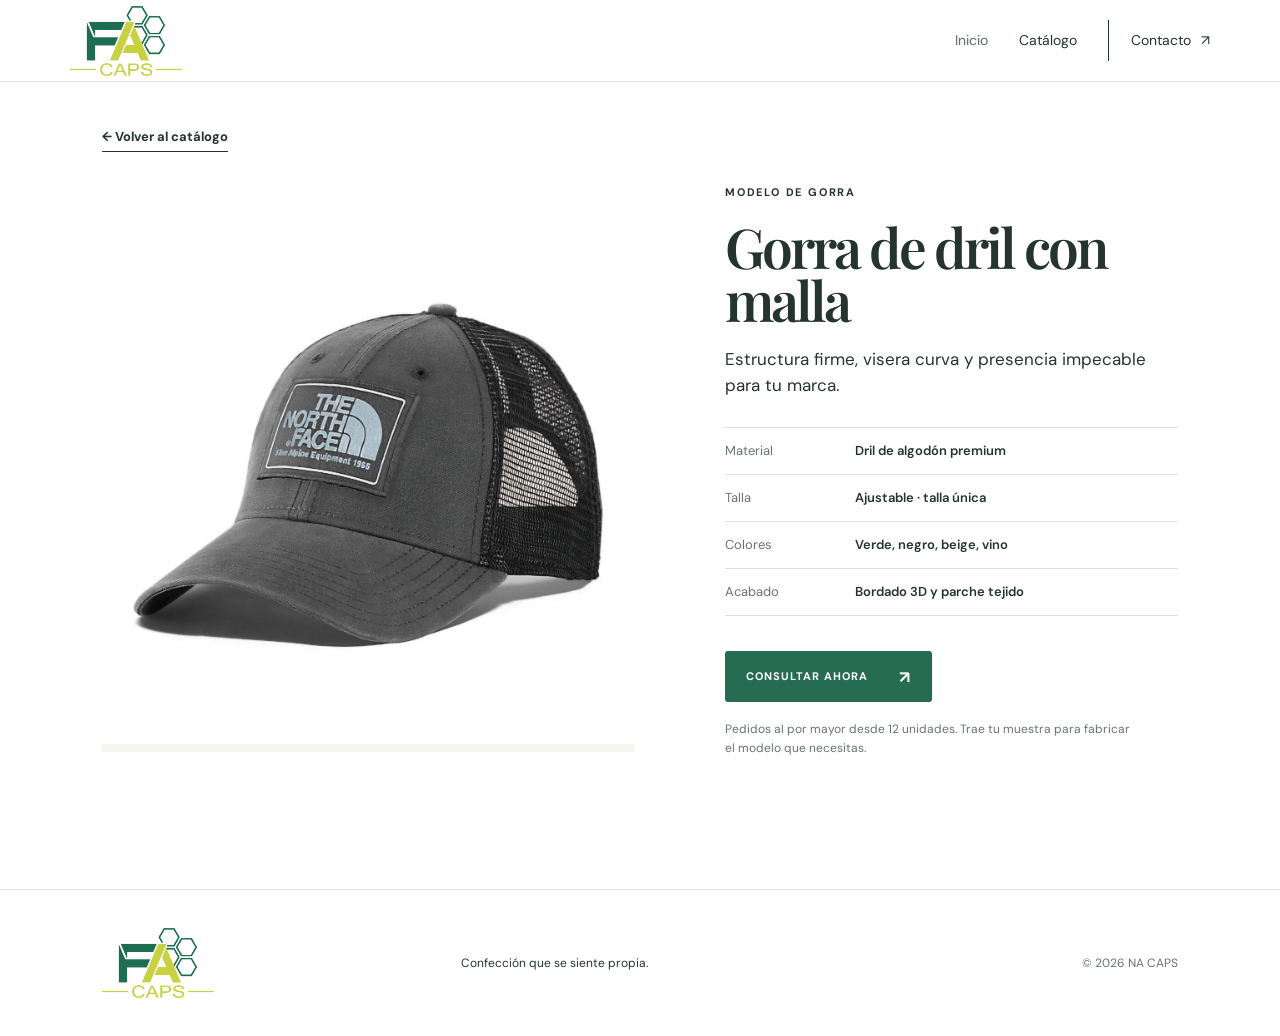
<file: producto.html>
<!doctype html><html lang="es"><head><meta charset="UTF-8" /><meta name="viewport" content="width=device-width, initial-scale=1.0" /><meta name="description" content="Ficha de producto NA CAPS." /><title>Producto · NA CAPS</title><link rel="preconnect" href="https://fonts.googleapis.com"><link rel="preconnect" href="https://fonts.gstatic.com" crossorigin><link href="https://fonts.googleapis.com/css2?family=DM+Sans:wght@400;500;600;700&family=Playfair+Display:ital,wght@0,600;0,700;1,600&display=swap" rel="stylesheet"><link rel="stylesheet" href="assets/css/styles.css" /></head>
<body><header class="site-header site-header-light"><a class="brand brand-logo brand-logo-dark" href="index.html" aria-label="NA Caps, inicio"><img src="Logos/2x/en oscuro.png" alt="NA Caps" /></a><button class="menu-toggle" aria-label="Abrir menú" aria-expanded="false"><span></span><span></span></button><nav class="main-nav"><a href="index.html">Inicio</a><a class="active" href="catalogo.html">Catálogo</a><a class="nav-contact" href="index.html#contacto">Contacto <span>↗</span></a></nav></header><main id="product-detail"></main><footer class="site-footer"><a class="brand brand-logo brand-logo-dark" href="index.html" aria-label="NA Caps, inicio"><img src="Logos/2x/en oscuro.png" alt="NA Caps" /></a><p>Confección que se siente propia.</p><p>© 2026 NA CAPS</p></footer><script src="assets/js/products.js"></script><script src="assets/js/main.js"></script></body></html>
</file>
<file: assets/css/styles.css>
:root{--ink:#26342f;--green:#2d7a5d;--lime:#d7e673;--cream:#f6f5ef;--line:#dfe1dc;--serif:'Playfair Display',serif;--sans:'DM Sans',sans-serif}*{box-sizing:border-box}html{scroll-behavior:smooth}body{margin:0;background:#fff;color:var(--ink);font-family:var(--sans);font-size:16px;line-height:1.55}.site-header{height:82px;display:flex;align-items:center;justify-content:space-between;padding:0 5.5%;position:absolute;z-index:5;width:100%;color:#fff}.site-header-light{position:relative;color:var(--ink);border-bottom:1px solid var(--line)}.brand{color:inherit;font-weight:700;letter-spacing:-1px;font-size:24px;text-decoration:none;position:relative}.brand span{font-weight:400}.brand i{display:inline-block;width:6px;height:6px;border-radius:50%;background:var(--lime);margin:0 0 12px 3px}.main-nav{display:flex;align-items:center;gap:31px}.main-nav a{color:inherit;text-decoration:none;font-size:14px;opacity:.72}.main-nav a:hover,.main-nav a.active{opacity:1}.main-nav .nav-contact{padding:10px 0 10px 22px;border-left:1px solid currentColor;opacity:1}.nav-contact span{padding-left:6px}.menu-toggle{display:none;background:transparent;border:0;color:inherit}.section-pad{padding-left:8%;padding-right:8%}.hero{min-height:710px;background:var(--green);color:#fff;display:grid;grid-template-columns:49% 51%;position:relative;overflow:hidden}.hero-copy{padding:170px 0 100px 16.5%;z-index:1}.eyebrow{font-size:11px;font-weight:700;letter-spacing:1.8px;margin:0 0 19px}.hero h1,.catalog-header h1,.about-hero h1,.product-page h1{font:600 clamp(48px,6.1vw,87px)/.96 var(--serif);letter-spacing:-3px;margin:0}.hero h1 em,h2 em,h1 em{font-weight:600}.hero-text{max-width:350px;font-size:16px;margin:29px 0}.button{background:var(--green);color:#fff;text-transform:uppercase;display:inline-flex;align-items:center;gap:31px;padding:17px 21px;text-decoration:none;font-weight:700;font-size:11px;letter-spacing:1px;border-radius:3px}.button span{font-size:17px;line-height:0}.button-light{background:#fff;color:var(--ink)}.hero-art{height:100%;position:relative;overflow:hidden}.hero-art:after{content:'';position:absolute;inset:0;background:linear-gradient(90deg,var(--green),transparent 28%),linear-gradient(0deg,rgba(15,35,27,.3),transparent)}.hero-art img{width:100%;height:100%;object-fit:cover;filter:saturate(.78)}.hero-tag{position:absolute;z-index:2;top:22%;right:11%;background:var(--lime);color:var(--ink);width:95px;height:95px;padding:16px 13px;border-radius:50%;font-size:11px;font-weight:700;line-height:1.25;transform:rotate(12deg)}.hero-stamp{position:absolute;z-index:2;bottom:20%;right:13%;font:600 23px/1 var(--serif);border:1px solid #fff;border-radius:50%;height:54px;width:54px;text-align:center;padding-top:5px}.hero-scroll{position:absolute;bottom:27px;left:8%;font-size:9px;letter-spacing:1.3px}.hero-scroll span{display:inline-block;width:48px;height:1px;background:#fff;margin:0 0 3px 10px}.intro{padding-top:128px;padding-bottom:90px}.intro-grid{display:grid;grid-template-columns:1fr 1fr;gap:8%;align-items:end}.intro h2,.section-title h2,.wholesale h2,.contact-block h2{font:600 clamp(42px,5vw,70px)/1 var(--serif);letter-spacing:-2px;margin:0}.intro-grid p{max-width:400px;margin:0;font-size:17px}.values{display:grid;grid-template-columns:repeat(3,1fr);gap:45px;padding-bottom:130px}.values article{border-top:1px solid var(--ink);padding-top:16px}.values span{font:600 15px var(--serif)}.values h3{font-size:20px;margin:43px 0 10px}.values p{margin:0;max-width:280px;font-size:14px;color:#56635e}.featured{background:var(--cream);padding-top:104px;padding-bottom:115px}.section-title{display:flex;justify-content:space-between;align-items:end;margin-bottom:48px}.text-link,.back-link{color:var(--ink);font-size:13px;font-weight:700;text-decoration:none;border-bottom:1px solid var(--ink);padding-bottom:4px}.text-link span{padding-left:15px}.product-grid{display:grid;grid-template-columns:repeat(3,1fr);gap:26px}.product-image{display:block;aspect-ratio:1/.98;background:#e8e9e4;overflow:hidden;position:relative}.product-image img{width:100%;height:100%;object-fit:cover;transition:transform .4s}.product-image:hover img{transform:scale(1.05)}.product-image span{position:absolute;bottom:14px;right:14px;padding:10px 12px;background:#fff;color:var(--ink);font-size:11px;font-weight:700;opacity:0;transform:translateY(5px);transition:.3s}.product-image:hover span{opacity:1;transform:none}.product-info{padding-top:13px}.product-info p{font-size:10px;letter-spacing:1.2px;margin:0 0 4px;color:#68746f}.product-info h3{font-size:16px;margin:0;font-weight:600}.product-info a{color:inherit;text-decoration:none}.wholesale{background:var(--lime);padding-top:108px;padding-bottom:115px}.wholesale h2{max-width:780px}.wholesale>p:not(.eyebrow){max-width:440px;margin:27px 0 31px}.catalog-header{padding-top:105px;padding-bottom:65px;background:var(--cream)}.catalog-header h1{font-size:clamp(50px,6.5vw,88px)}.catalog-header>p:last-child{max-width:370px;margin:25px 0 0}.catalog{padding-top:36px;padding-bottom:120px}.filter-bar{display:flex;justify-content:space-between;align-items:center;margin-bottom:32px;font-size:11px;letter-spacing:1px;font-weight:700}.filter-bar div{display:flex;gap:17px}.filter{background:0;border:0;padding:4px 0;color:#66716d;font:600 11px var(--sans);cursor:pointer}.filter.active{color:var(--ink);border-bottom:1px solid var(--ink)}.catalog-grid{row-gap:45px}.product-card[hidden]{display:none}.product-page{padding-top:42px;padding-bottom:120px}.back-link{display:inline-block;margin-bottom:32px}.product-layout{display:grid;grid-template-columns:1.08fr .92fr;gap:8.5%;align-items:center}.detail-image{aspect-ratio:1/1.02;background:var(--cream)}.detail-image img{width:100%;height:100%;object-fit:cover}.detail-copy h1{font-size:clamp(42px,4.3vw,66px);margin:8px 0 20px}.product-description{font-size:17px;max-width:470px;margin-bottom:28px}.spec-list{list-style:none;padding:0;margin:0 0 35px;border-top:1px solid var(--line)}.spec-list li{display:grid;grid-template-columns:130px 1fr;border-bottom:1px solid var(--line);padding:13px 0;font-size:13px}.spec-list span{color:#69746f}.spec-list strong{font-weight:600}.detail-note{font-size:12px;color:#68746f;margin-top:18px;max-width:410px}.about-hero{padding-top:100px;padding-bottom:95px;display:grid;grid-template-columns:1fr .7fr;align-items:center;gap:7%}.about-hero h1{font-size:clamp(48px,5.8vw,82px)}.about-hero img{width:100%;aspect-ratio:.82;object-fit:cover;filter:saturate(.75)}.about-copy{padding-top:90px;padding-bottom:105px;background:var(--cream);display:grid;grid-template-columns:1fr 1fr;gap:10%}.about-copy p{font:600 clamp(22px,2.2vw,31px)/1.35 var(--serif);margin:0}.contact-block{padding-top:112px;padding-bottom:110px;background:var(--green);color:#fff}.contact-block .button{margin-top:30px;background:var(--lime);color:var(--ink)}.contact-block small{display:block;margin-top:16px;opacity:.65}.site-footer{display:grid;grid-template-columns:1fr 1fr 1fr;align-items:center;padding:35px 8%;border-top:1px solid var(--line);font-size:12px}.site-footer p{margin:0}.site-footer p:last-child{text-align:right;color:#68746f}
@media(max-width:720px){.site-header{height:67px;padding:0 7%}.menu-toggle{display:flex;width:32px;height:26px;padding:5px;flex-direction:column;gap:6px}.menu-toggle span{display:block;height:1px;width:22px;background:currentColor}.main-nav{display:none;position:absolute;top:67px;left:0;right:0;background:var(--ink);color:#fff;padding:25px 7%;flex-direction:column;align-items:flex-start;gap:20px}.site-header-light .main-nav{background:var(--ink);color:#fff}.main-nav.open{display:flex}.main-nav .nav-contact{border:0;padding:0}.hero{min-height:690px;display:block}.hero-copy{padding:130px 8% 0}.hero h1{font-size:53px;letter-spacing:-2px}.hero-art{height:330px;position:absolute;bottom:0;left:0;right:0;opacity:.56}.hero-art:after{background:linear-gradient(0deg,var(--green),transparent 55%)}.hero-tag{top:20%;right:10%}.hero-stamp{display:none}.hero-scroll{left:8%;bottom:18px;z-index:2}.section-pad{padding-left:7%;padding-right:7%}.intro{padding-top:76px;padding-bottom:60px}.intro-grid,.about-copy{grid-template-columns:1fr;gap:26px}.intro h2,.section-title h2,.wholesale h2,.contact-block h2{font-size:45px;letter-spacing:-1.5px}.values{grid-template-columns:1fr;gap:33px;padding-bottom:78px}.values h3{margin-top:20px}.featured{padding-top:70px;padding-bottom:75px}.section-title{align-items:flex-start;gap:26px;flex-direction:column;margin-bottom:32px}.product-grid{grid-template-columns:repeat(2,1fr);gap:20px 13px}.product-info h3{font-size:14px}.product-image span{display:none}.wholesale{padding-top:74px;padding-bottom:75px}.catalog-header{padding-top:75px;padding-bottom:52px}.catalog{padding-top:27px;padding-bottom:70px}.filter-bar{align-items:flex-start;gap:15px;flex-direction:column}.filter-bar div{gap:15px}.catalog-grid{row-gap:31px}.product-page{padding-top:28px;padding-bottom:70px}.product-layout{grid-template-columns:1fr;gap:35px}.detail-copy h1{font-size:47px}.spec-list li{grid-template-columns:100px 1fr;gap:9px}.about-hero{padding-top:72px;padding-bottom:65px;grid-template-columns:1fr;gap:39px}.about-hero h1{font-size:51px}.about-hero img{aspect-ratio:1.15}.about-copy{padding-top:65px;padding-bottom:70px}.contact-block{padding-top:75px;padding-bottom:75px}.site-footer{grid-template-columns:1fr;gap:10px;padding-top:28px;padding-bottom:28px}.site-footer p:last-child{text-align:left}.site-footer .brand{margin-bottom:5px}}
/* Contraste reforzado para que la navegación se lea sobre la fotografía del inicio. */
.site-header:not(.site-header-light) .main-nav{background:rgba(22,67,50,.78);border:1px solid rgba(255,255,255,.4);border-radius:4px;padding:10px 16px;gap:25px;box-shadow:0 8px 24px rgba(13,42,31,.2);backdrop-filter:blur(10px)}.site-header:not(.site-header-light) .main-nav a{color:#fff;opacity:1;font-weight:600;text-shadow:0 1px 8px rgba(0,0,0,.25)}.site-header:not(.site-header-light) .main-nav a.active{color:var(--lime)}

/* Cabecera limpia: contraste sin convertir la navegación en una caja. */
.site-header:not(.site-header-light){background:linear-gradient(180deg,rgba(16,53,39,.62) 0%,rgba(16,53,39,.26) 64%,transparent 100%)}.site-header:not(.site-header-light) .main-nav{background:transparent;border:0;border-radius:0;padding:0;gap:32px;box-shadow:none;backdrop-filter:none}.site-header:not(.site-header-light) .main-nav a{position:relative;padding:8px 0;font-size:14px;letter-spacing:.1px}.site-header:not(.site-header-light) .main-nav a.active:after{content:'';position:absolute;left:0;right:0;bottom:1px;height:2px;background:var(--lime)}.site-header:not(.site-header-light) .main-nav .nav-contact{margin-left:4px;padding:8px 0 8px 22px;border-left-color:rgba(255,255,255,.62)}

@media(max-width:720px){.site-header{height:70px;background:var(--green)!important;padding:0 7%;position:absolute}.site-header .brand{font-size:22px}.site-header:not(.site-header-light) .main-nav{display:none;top:70px;background:var(--ink);border:0;padding:25px 7%;gap:20px}.site-header:not(.site-header-light) .main-nav.open{display:flex}.site-header:not(.site-header-light) .main-nav .nav-contact{margin:0;padding:0;border:0}.site-header:not(.site-header-light) .main-nav a{padding:0;font-size:16px}.site-header:not(.site-header-light) .main-nav a.active:after{display:none}.hero{min-height:780px;display:flex;flex-direction:column;justify-content:flex-start}.hero-copy{padding:118px 7% 0;position:relative;z-index:2}.hero h1{font-size:clamp(47px,14vw,60px);line-height:.98}.hero-text{max-width:290px;font-size:15px;margin:23px 0}.hero-art{height:355px;top:auto;bottom:0;opacity:1}.hero-art:after{background:linear-gradient(0deg,rgba(18,71,52,.9),rgba(18,71,52,.05) 70%)}.hero-art img{object-position:center}.hero-tag{width:76px;height:76px;padding:13px 11px;top:14%;right:8%;font-size:9px}.hero-scroll{display:none}.button{padding:15px 18px;gap:24px}.intro{padding-top:70px}.intro-grid p{font-size:16px}.values{padding-bottom:70px}.featured{padding-top:65px}.product-grid{grid-template-columns:repeat(2,minmax(0,1fr))}.site-footer{padding-left:7%;padding-right:7%}}

/* Portada NA Caps: fotografía local a pantalla completa y lectura clara a la izquierda. */
.brand-logo{display:flex;align-items:center;width:142px;height:76px}.brand-logo img{display:block;width:100%;height:auto;max-height:70px;object-fit:contain;object-position:left center}.hero{display:block;min-height:720px;background:#123f31 url('../../FOTOS/FONDO/FONDO.png') center center/cover no-repeat}.hero:before{content:'';position:absolute;inset:0;background:linear-gradient(90deg,rgba(5,59,45,.97) 0%,rgba(7,76,57,.92) 30%,rgba(8,70,53,.56) 47%,rgba(7,41,31,.08) 72%,rgba(7,36,27,.16) 100%);z-index:0}.hero-copy{position:relative;z-index:1;padding:178px 0 80px 10.5%;max-width:610px}.hero-copy .eyebrow{color:var(--lime)}.hero h1{font-size:clamp(58px,6.3vw,91px);max-width:510px}.hero h1 em{color:var(--lime)}.hero-text{max-width:425px;font-size:18px;line-height:1.55}.hero-cta{background:var(--lime);color:var(--ink);margin-top:7px;box-shadow:0 8px 22px rgba(2,30,22,.22)}.hero-art,.hero-stamp,.hero-tag{display:none}.hero-scroll{z-index:1;left:10.5%}

@media(max-width:720px){.brand-logo{width:105px;height:60px}.brand-logo img{max-height:57px}.hero{min-height:760px;background-position:58% center}.hero:before{background:linear-gradient(180deg,rgba(5,59,45,.94) 0%,rgba(7,75,56,.85) 42%,rgba(7,66,50,.45) 72%,rgba(7,45,34,.2) 100%)}.hero-copy{padding:118px 7% 0;max-width:100%}.hero h1{font-size:clamp(48px,14vw,61px);max-width:340px}.hero-text{font-size:16px;max-width:315px}.hero-cta{margin-top:3px}.hero-art{display:none}}

/* Colores exactos extraídos de la versión oscura del logo NA CAPS. */
:root{--green:#256c52;--lime:#d9dc3a}

/* Base fluida: evita que textos, fotos y rejillas generen desplazamiento horizontal. */
html,body{max-width:100%;overflow-x:hidden}img{max-width:100%;height:auto}.hero-copy,.intro-grid>*,.section-title>*,.product-layout>*,.about-hero>*,.about-copy>*{min-width:0}.product-info h3,.spec-list strong{overflow-wrap:anywhere}

/* Portátiles y tabletas: el encabezado conserva espacio suficiente antes de pasar al menú móvil. */
@media(max-width:1050px) and (min-width:721px){.site-header{padding-left:5%;padding-right:5%}.site-header:not(.site-header-light) .main-nav{gap:20px}.main-nav{gap:20px}.main-nav a{font-size:13px}.brand-logo{width:120px}.hero-copy{padding-left:8%;max-width:540px}.hero h1{font-size:clamp(54px,6.6vw,72px)}.section-pad{padding-left:6%;padding-right:6%}.product-layout{gap:5%}}

/* Móvil: una sola columna cuando corresponde, cabecera en flujo y menú sin recortes. */
@media(max-width:720px){.site-header-light{position:relative!important;background:#fff!important;color:var(--ink);border-bottom:1px solid var(--line)}.site-header-light .main-nav{top:70px}.site-header-light .menu-toggle{color:var(--ink)}.site-header-light .main-nav.open{display:flex}.site-header-light .main-nav a{color:#fff}.main-nav{left:0;right:0;width:100%;min-height:calc(100vh - 70px)}.main-nav a,.main-nav .nav-contact{max-width:100%}.hero{width:100%;min-height:740px}.hero-copy{padding-top:112px;padding-bottom:35px}.hero h1{letter-spacing:-1.5px}.section-pad{padding-left:7%;padding-right:7%}.intro-grid,.values,.about-copy,.about-hero,.product-layout{grid-template-columns:1fr}.section-title{width:100%}.section-title .text-link{align-self:flex-start}.product-grid{grid-template-columns:repeat(2,minmax(0,1fr))}.product-image{min-width:0}.catalog-header h1{font-size:clamp(46px,14vw,62px);letter-spacing:-2px}.catalog-header>p:last-child{max-width:100%}.filter-bar{width:100%}.filter-bar div{flex-wrap:wrap;row-gap:10px}.product-page{padding-left:7%;padding-right:7%}.detail-image{width:100%}.spec-list li{grid-template-columns:minmax(84px,.75fr) minmax(0,1.5fr)}.site-footer{grid-template-columns:1fr;align-items:start}.site-footer .brand-logo{width:112px;height:58px}.site-footer p:last-child{text-align:left}.wholesale h2,.intro h2,.section-title h2{overflow-wrap:normal}}

/* Teléfonos estrechos: catálogo de una columna para conservar imágenes y textos legibles. */
@media(max-width:390px){.hero{min-height:710px}.hero h1{font-size:47px}.hero-text{font-size:15px}.product-grid{grid-template-columns:1fr}.hero-cta{width:100%;justify-content:space-between}.filter-bar div{gap:12px}.brand-logo{width:95px}}
</file>
